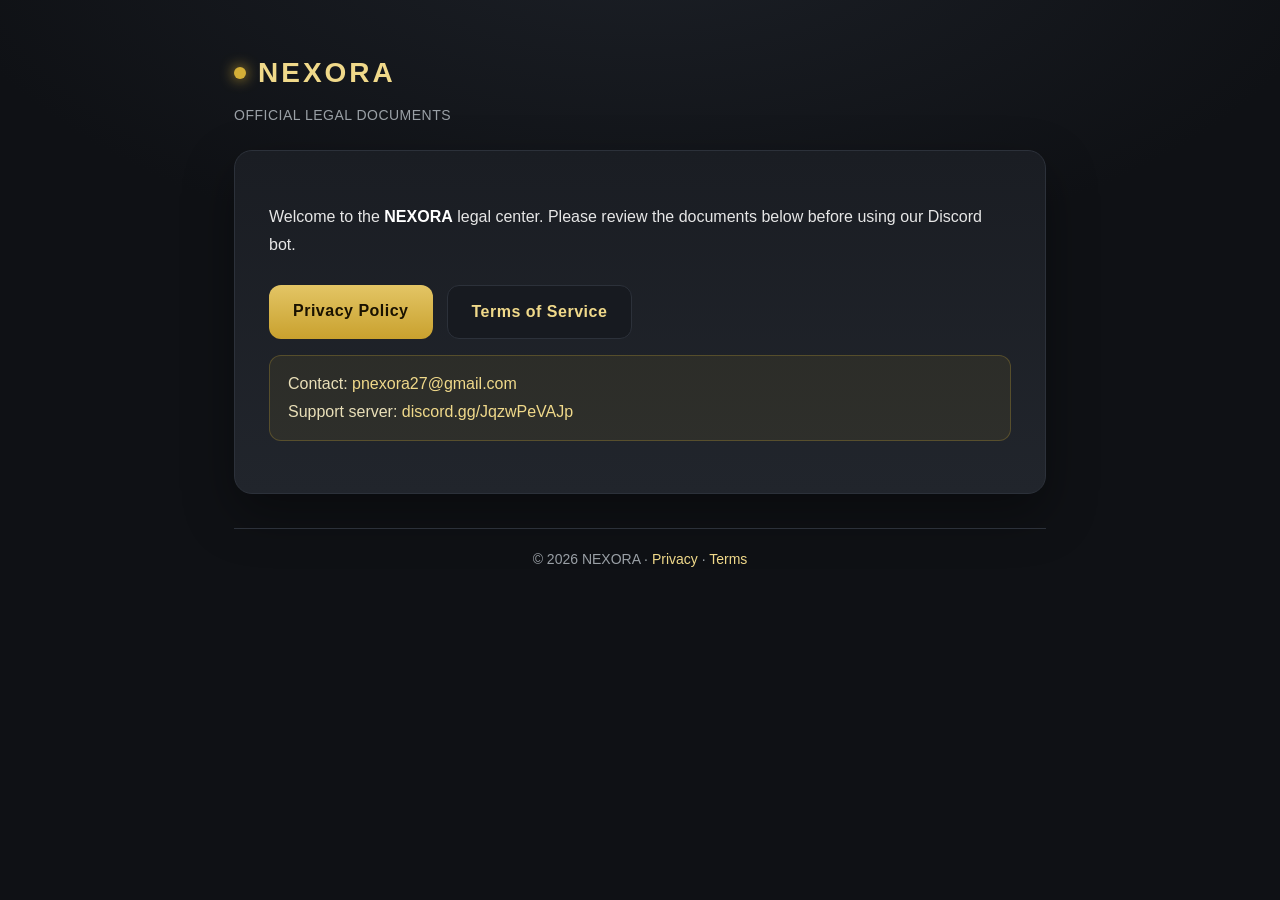
<file: index.html>
<!doctype html>
<html lang="en">
<head>
<meta charset="utf-8">
<meta name="viewport" content="width=device-width,initial-scale=1">
<title>NEXORA — Legal</title>
<link rel="stylesheet" href="style.css">
</head>
<body>
<div class="wrap">
  <div class="brand"><span class="dot"></span><h1>NEXORA</h1></div>
  <div class="meta">OFFICIAL LEGAL DOCUMENTS</div>

  <div class="card">
    <p>Welcome to the <strong>NEXORA</strong> legal center. Please review the documents below before using our Discord bot.</p>

    <div class="links">
      <a class="btn primary" href="privacy.html">Privacy Policy</a>
      <a class="btn" href="terms.html">Terms of Service</a>
    </div>

    <div class="note">
      Contact: <a href="mailto:pnexora27@gmail.com">pnexora27@gmail.com</a><br>
      Support server: <a href="https://discord.gg/JqzwPeVAJp">discord.gg/JqzwPeVAJp</a>
    </div>
  </div>

  <footer>&copy; 2026 NEXORA &middot; <a href="privacy.html">Privacy</a> &middot; <a href="terms.html">Terms</a></footer>
</div>
</body>
</html>
</file>
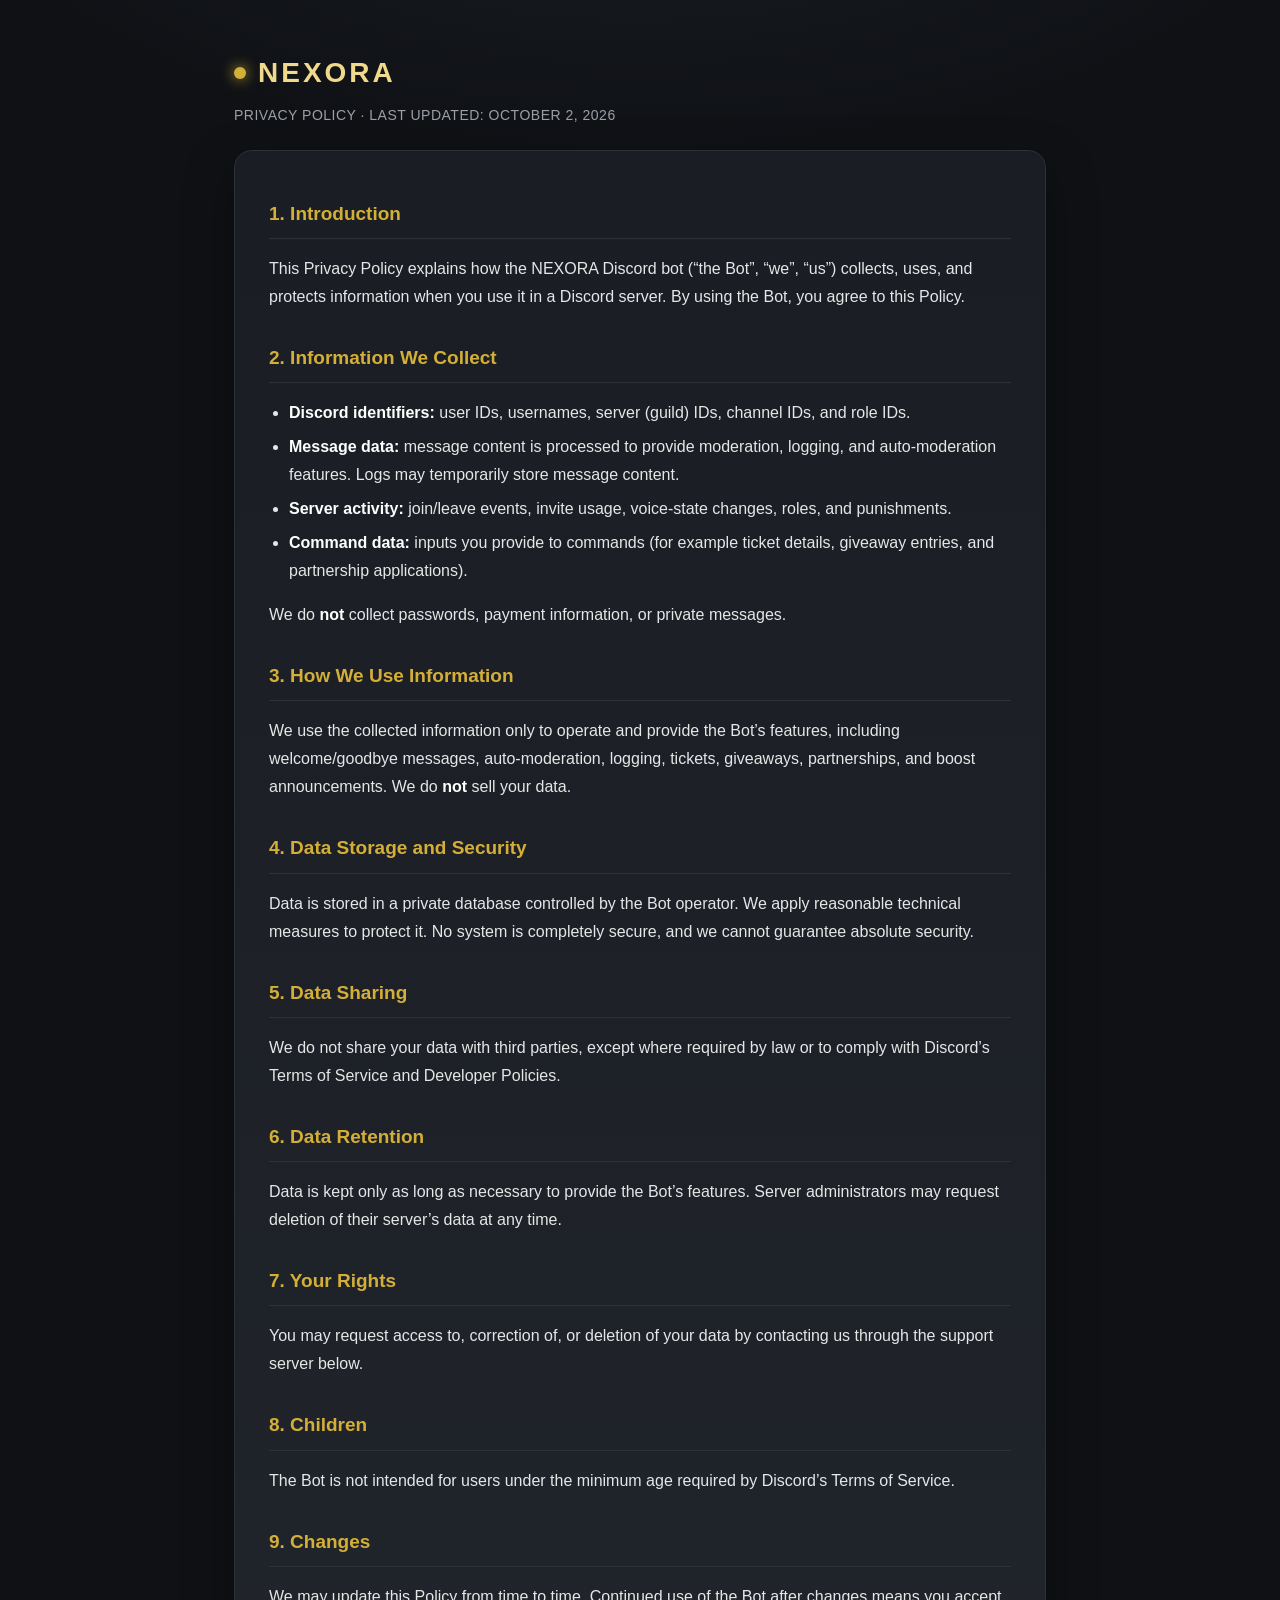
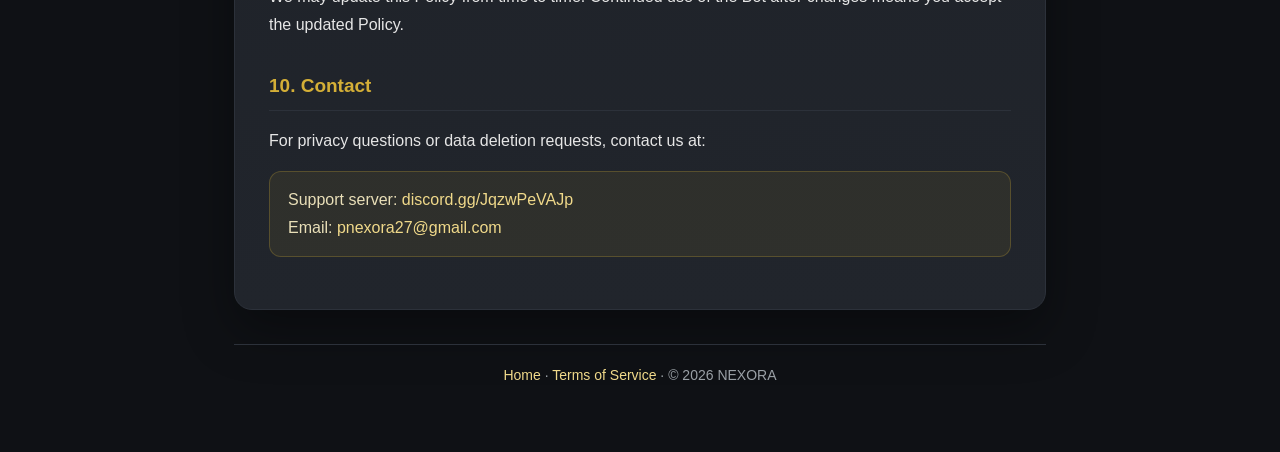
<file: privacy.html>
<!doctype html>
<html lang="en">
<head>
<meta charset="utf-8">
<meta name="viewport" content="width=device-width,initial-scale=1">
<title>Privacy Policy — NEXORA</title>
<link rel="stylesheet" href="style.css">
</head>
<body>
<div class="wrap">
  <div class="brand"><span class="dot"></span><h1>NEXORA</h1></div>
  <div class="meta">PRIVACY POLICY &middot; LAST UPDATED: OCTOBER 2, 2026</div>

  <div class="card">
    <h2>1. Introduction</h2>
    <p>This Privacy Policy explains how the NEXORA Discord bot (&ldquo;the Bot&rdquo;, &ldquo;we&rdquo;, &ldquo;us&rdquo;) collects, uses, and protects information when you use it in a Discord server. By using the Bot, you agree to this Policy.</p>

    <h2>2. Information We Collect</h2>
    <ul>
      <li><strong>Discord identifiers:</strong> user IDs, usernames, server (guild) IDs, channel IDs, and role IDs.</li>
      <li><strong>Message data:</strong> message content is processed to provide moderation, logging, and auto-moderation features. Logs may temporarily store message content.</li>
      <li><strong>Server activity:</strong> join/leave events, invite usage, voice-state changes, roles, and punishments.</li>
      <li><strong>Command data:</strong> inputs you provide to commands (for example ticket details, giveaway entries, and partnership applications).</li>
    </ul>
    <p>We do <strong>not</strong> collect passwords, payment information, or private messages.</p>

    <h2>3. How We Use Information</h2>
    <p>We use the collected information only to operate and provide the Bot&rsquo;s features, including welcome/goodbye messages, auto-moderation, logging, tickets, giveaways, partnerships, and boost announcements. We do <strong>not</strong> sell your data.</p>

    <h2>4. Data Storage and Security</h2>
    <p>Data is stored in a private database controlled by the Bot operator. We apply reasonable technical measures to protect it. No system is completely secure, and we cannot guarantee absolute security.</p>

    <h2>5. Data Sharing</h2>
    <p>We do not share your data with third parties, except where required by law or to comply with Discord&rsquo;s Terms of Service and Developer Policies.</p>

    <h2>6. Data Retention</h2>
    <p>Data is kept only as long as necessary to provide the Bot&rsquo;s features. Server administrators may request deletion of their server&rsquo;s data at any time.</p>

    <h2>7. Your Rights</h2>
    <p>You may request access to, correction of, or deletion of your data by contacting us through the support server below.</p>

    <h2>8. Children</h2>
    <p>The Bot is not intended for users under the minimum age required by Discord&rsquo;s Terms of Service.</p>

    <h2>9. Changes</h2>
    <p>We may update this Policy from time to time. Continued use of the Bot after changes means you accept the updated Policy.</p>

    <h2>10. Contact</h2>
    <p>For privacy questions or data deletion requests, contact us at:</p>
    <div class="note">
      Support server: <a href="https://discord.gg/JqzwPeVAJp">discord.gg/JqzwPeVAJp</a><br>
      Email: <a href="mailto:pnexora27@gmail.com">pnexora27@gmail.com</a>
    </div>
  </div>

  <footer><a href="index.html">Home</a> &middot; <a href="terms.html">Terms of Service</a> &middot; &copy; 2026 NEXORA</footer>
</div>
</body>
</html>
</file>
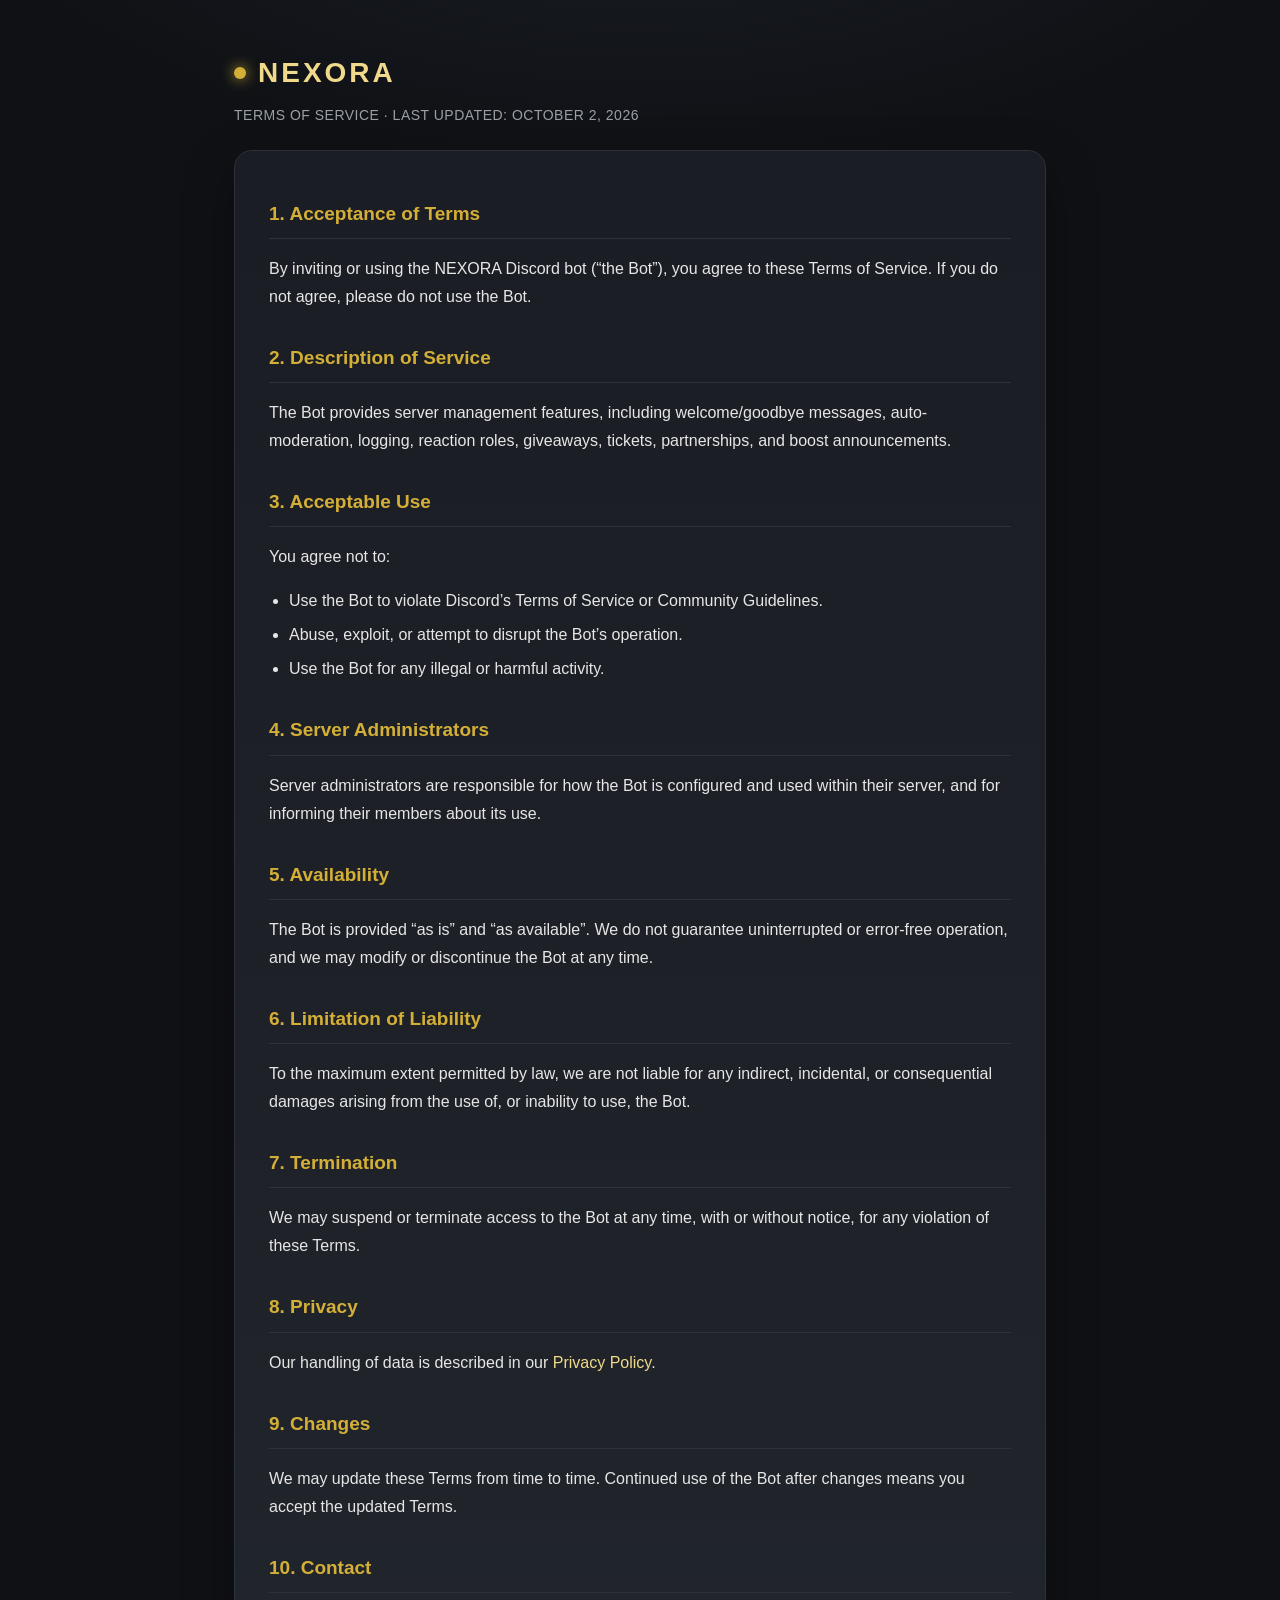
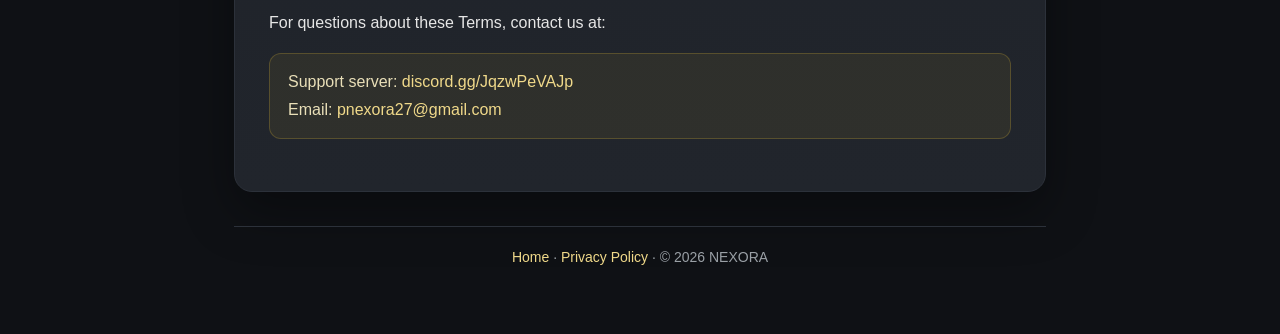
<file: terms.html>
<!doctype html>
<html lang="en">
<head>
<meta charset="utf-8">
<meta name="viewport" content="width=device-width,initial-scale=1">
<title>Terms of Service — NEXORA</title>
<link rel="stylesheet" href="style.css">
</head>
<body>
<div class="wrap">
  <div class="brand"><span class="dot"></span><h1>NEXORA</h1></div>
  <div class="meta">TERMS OF SERVICE &middot; LAST UPDATED: OCTOBER 2, 2026</div>

  <div class="card">
    <h2>1. Acceptance of Terms</h2>
    <p>By inviting or using the NEXORA Discord bot (&ldquo;the Bot&rdquo;), you agree to these Terms of Service. If you do not agree, please do not use the Bot.</p>

    <h2>2. Description of Service</h2>
    <p>The Bot provides server management features, including welcome/goodbye messages, auto-moderation, logging, reaction roles, giveaways, tickets, partnerships, and boost announcements.</p>

    <h2>3. Acceptable Use</h2>
    <p>You agree not to:</p>
    <ul>
      <li>Use the Bot to violate Discord&rsquo;s Terms of Service or Community Guidelines.</li>
      <li>Abuse, exploit, or attempt to disrupt the Bot&rsquo;s operation.</li>
      <li>Use the Bot for any illegal or harmful activity.</li>
    </ul>

    <h2>4. Server Administrators</h2>
    <p>Server administrators are responsible for how the Bot is configured and used within their server, and for informing their members about its use.</p>

    <h2>5. Availability</h2>
    <p>The Bot is provided &ldquo;as is&rdquo; and &ldquo;as available&rdquo;. We do not guarantee uninterrupted or error-free operation, and we may modify or discontinue the Bot at any time.</p>

    <h2>6. Limitation of Liability</h2>
    <p>To the maximum extent permitted by law, we are not liable for any indirect, incidental, or consequential damages arising from the use of, or inability to use, the Bot.</p>

    <h2>7. Termination</h2>
    <p>We may suspend or terminate access to the Bot at any time, with or without notice, for any violation of these Terms.</p>

    <h2>8. Privacy</h2>
    <p>Our handling of data is described in our <a href="privacy.html">Privacy Policy</a>.</p>

    <h2>9. Changes</h2>
    <p>We may update these Terms from time to time. Continued use of the Bot after changes means you accept the updated Terms.</p>

    <h2>10. Contact</h2>
    <p>For questions about these Terms, contact us at:</p>
    <div class="note">
      Support server: <a href="https://discord.gg/JqzwPeVAJp">discord.gg/JqzwPeVAJp</a><br>
      Email: <a href="mailto:pnexora27@gmail.com">pnexora27@gmail.com</a>
    </div>
  </div>

  <footer><a href="index.html">Home</a> &middot; <a href="privacy.html">Privacy Policy</a> &middot; &copy; 2026 NEXORA</footer>
</div>
</body>
</html>
</file>
<file: style.css>
:root{
  --bg:#0f1115;
  --panel:#1a1d23;
  --panel-2:#21252c;
  --text:#e6e6e6;
  --muted:#9aa0a6;
  --gold:#d4af37;
  --gold-soft:#f0d98a;
  --border:#2c313a;
}
*{box-sizing:border-box}
html,body{margin:0;padding:0}
body{
  font-family:-apple-system,BlinkMacSystemFont,"Segoe UI",Roboto,Helvetica,Arial,sans-serif;
  background:radial-gradient(1200px 600px at 50% -10%, #1c2027 0%, #0f1115 60%);
  color:var(--text);
  line-height:1.75;
  min-height:100vh;
}
.wrap{max-width:860px;margin:0 auto;padding:48px 24px 64px}
.brand{display:flex;align-items:center;gap:12px;margin-bottom:6px}
.brand .dot{width:12px;height:12px;border-radius:50%;background:var(--gold);box-shadow:0 0 14px var(--gold)}
.brand h1{font-size:28px;margin:0;letter-spacing:3px;color:var(--gold-soft)}
.meta{color:var(--muted);font-size:14px;margin-bottom:22px;letter-spacing:.5px}
.card{
  background:linear-gradient(180deg,var(--panel) 0%,var(--panel-2) 100%);
  border:1px solid var(--border);
  border-radius:18px;
  padding:36px 34px;
  box-shadow:0 20px 50px rgba(0,0,0,.35);
}
h2{color:var(--gold);font-size:19px;margin:30px 0 8px;padding-bottom:8px;border-bottom:1px solid var(--border)}
h2:first-of-type{margin-top:10px}
p,li{color:var(--text)}
ul{padding-left:20px}
li{margin:6px 0}
a{color:var(--gold-soft);text-decoration:none}
a:hover{text-decoration:underline}
strong{color:#fff}
.links{display:flex;gap:14px;flex-wrap:wrap;margin-top:26px}
.btn{
  display:inline-block;padding:12px 24px;border-radius:12px;border:1px solid var(--border);
  background:#171a20;color:var(--gold-soft);font-weight:600;letter-spacing:.5px;transition:.15s;
}
.btn:hover{border-color:var(--gold);background:#1d2129;text-decoration:none}
.btn.primary{background:linear-gradient(180deg,#e3c565,#c9a12e);color:#1a1200;border:none}
.btn.primary:hover{filter:brightness(1.06)}
footer{margin-top:34px;padding-top:18px;border-top:1px solid var(--border);color:var(--muted);font-size:14px;text-align:center}
footer a{color:var(--gold-soft)}
.note{
  background:rgba(212,175,55,.08);border:1px solid rgba(212,175,55,.25);
  border-radius:12px;padding:14px 18px;color:#e9dfb8;margin:16px 0;
}
@media(max-width:520px){.card{padding:24px 18px}.brand h1{font-size:22px}}
</file>
